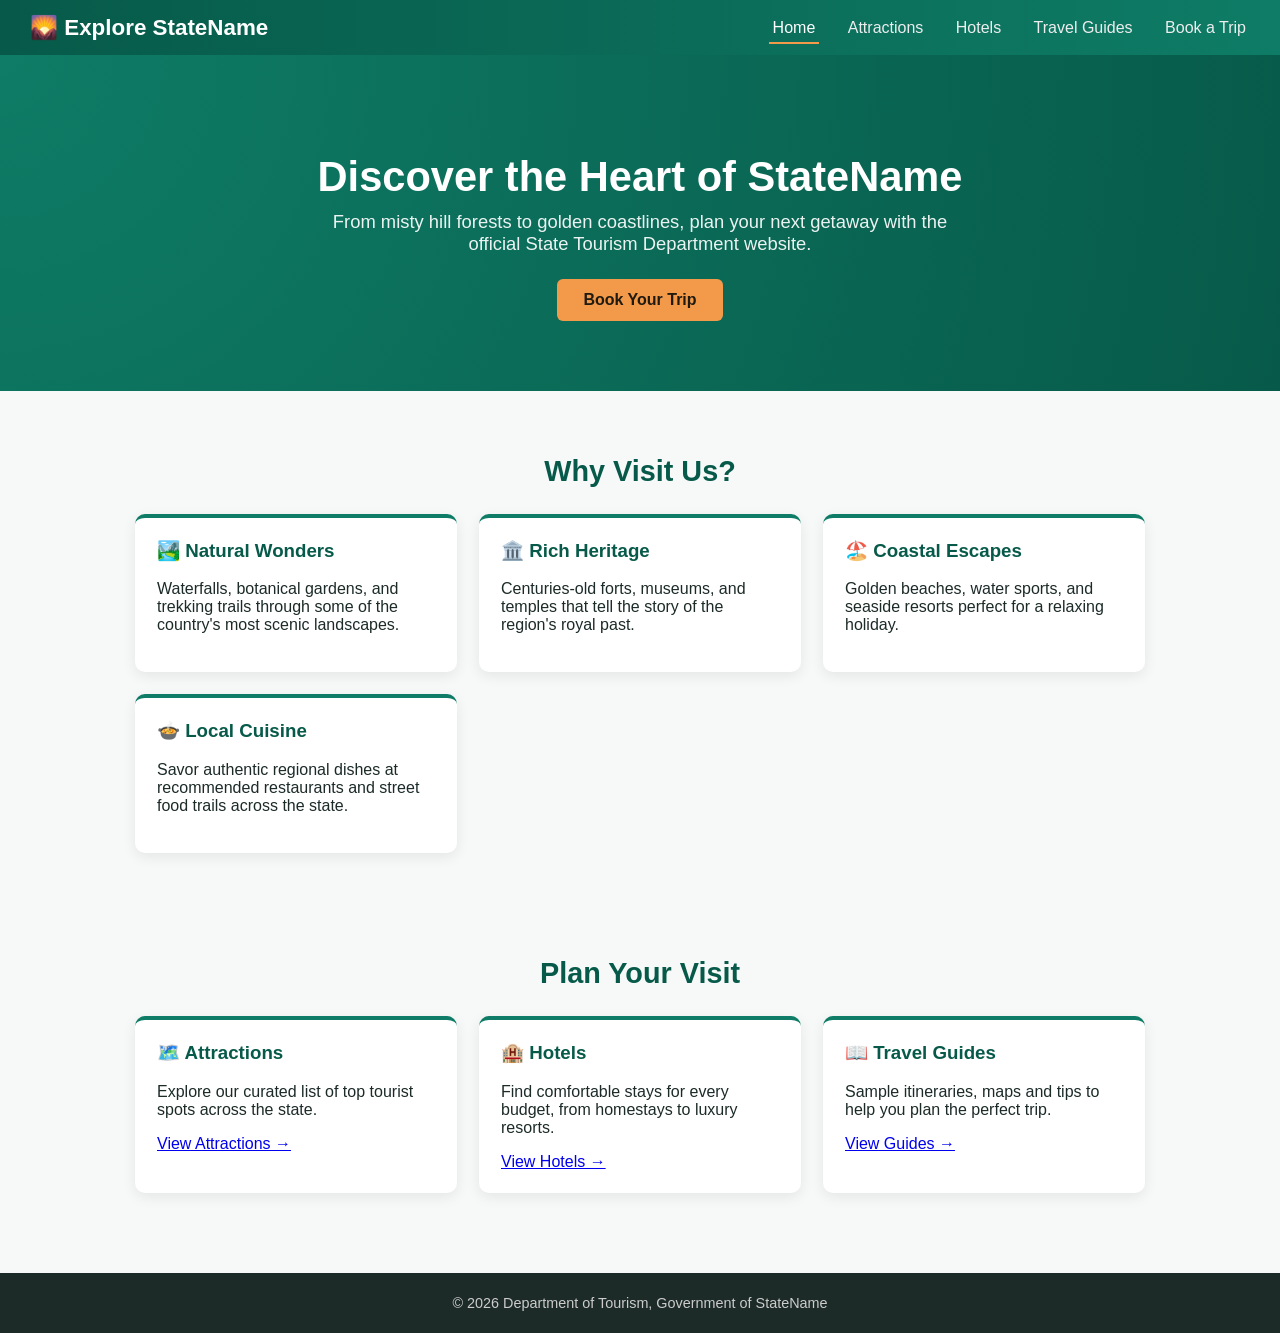
<file: src/main/resources/static/index.html>
<!DOCTYPE html>
<html lang="en">
<head>
  <meta charset="UTF-8">
  <meta name="viewport" content="width=device-width, initial-scale=1.0">
  <title>Explore StateName | Tourism Department</title>
  <link rel="stylesheet" href="css/style.css">
</head>
<body>

  <div class="navbar">
    <a class="brand" href="index.html">🌄 Explore StateName</a>
    <nav>
      <a href="index.html">Home</a>
      <a href="attractions.html">Attractions</a>
      <a href="hotels.html">Hotels</a>
      <a href="travel-guides.html">Travel Guides</a>
      <a href="booking.html">Book a Trip</a>
    </nav>
  </div>

  <div class="hero">
    <h1>Discover the Heart of StateName</h1>
    <p>From misty hill forests to golden coastlines, plan your next getaway with the official State Tourism Department website.</p>
    <a class="btn" href="booking.html">Book Your Trip</a>
  </div>

  <div class="container">
    <h2 class="section-title">Why Visit Us?</h2>
    <div class="card-grid">
      <div class="card">
        <h3>🏞️ Natural Wonders</h3>
        <p>Waterfalls, botanical gardens, and trekking trails through some of the country's most scenic landscapes.</p>
      </div>
      <div class="card">
        <h3>🏛️ Rich Heritage</h3>
        <p>Centuries-old forts, museums, and temples that tell the story of the region's royal past.</p>
      </div>
      <div class="card">
        <h3>🏖️ Coastal Escapes</h3>
        <p>Golden beaches, water sports, and seaside resorts perfect for a relaxing holiday.</p>
      </div>
      <div class="card">
        <h3>🍲 Local Cuisine</h3>
        <p>Savor authentic regional dishes at recommended restaurants and street food trails across the state.</p>
      </div>
    </div>
  </div>

  <div class="container">
    <h2 class="section-title">Plan Your Visit</h2>
    <div class="card-grid">
      <div class="card">
        <h3>🗺️ Attractions</h3>
        <p>Explore our curated list of top tourist spots across the state.</p>
        <a href="attractions.html">View Attractions →</a>
      </div>
      <div class="card">
        <h3>🏨 Hotels</h3>
        <p>Find comfortable stays for every budget, from homestays to luxury resorts.</p>
        <a href="hotels.html">View Hotels →</a>
      </div>
      <div class="card">
        <h3>📖 Travel Guides</h3>
        <p>Sample itineraries, maps and tips to help you plan the perfect trip.</p>
        <a href="travel-guides.html">View Guides →</a>
      </div>
    </div>
  </div>

  <footer>
    &copy; 2026 Department of Tourism, Government of StateName
  </footer>

  <script src="js/script.js"></script>
</body>
</html>
</file>
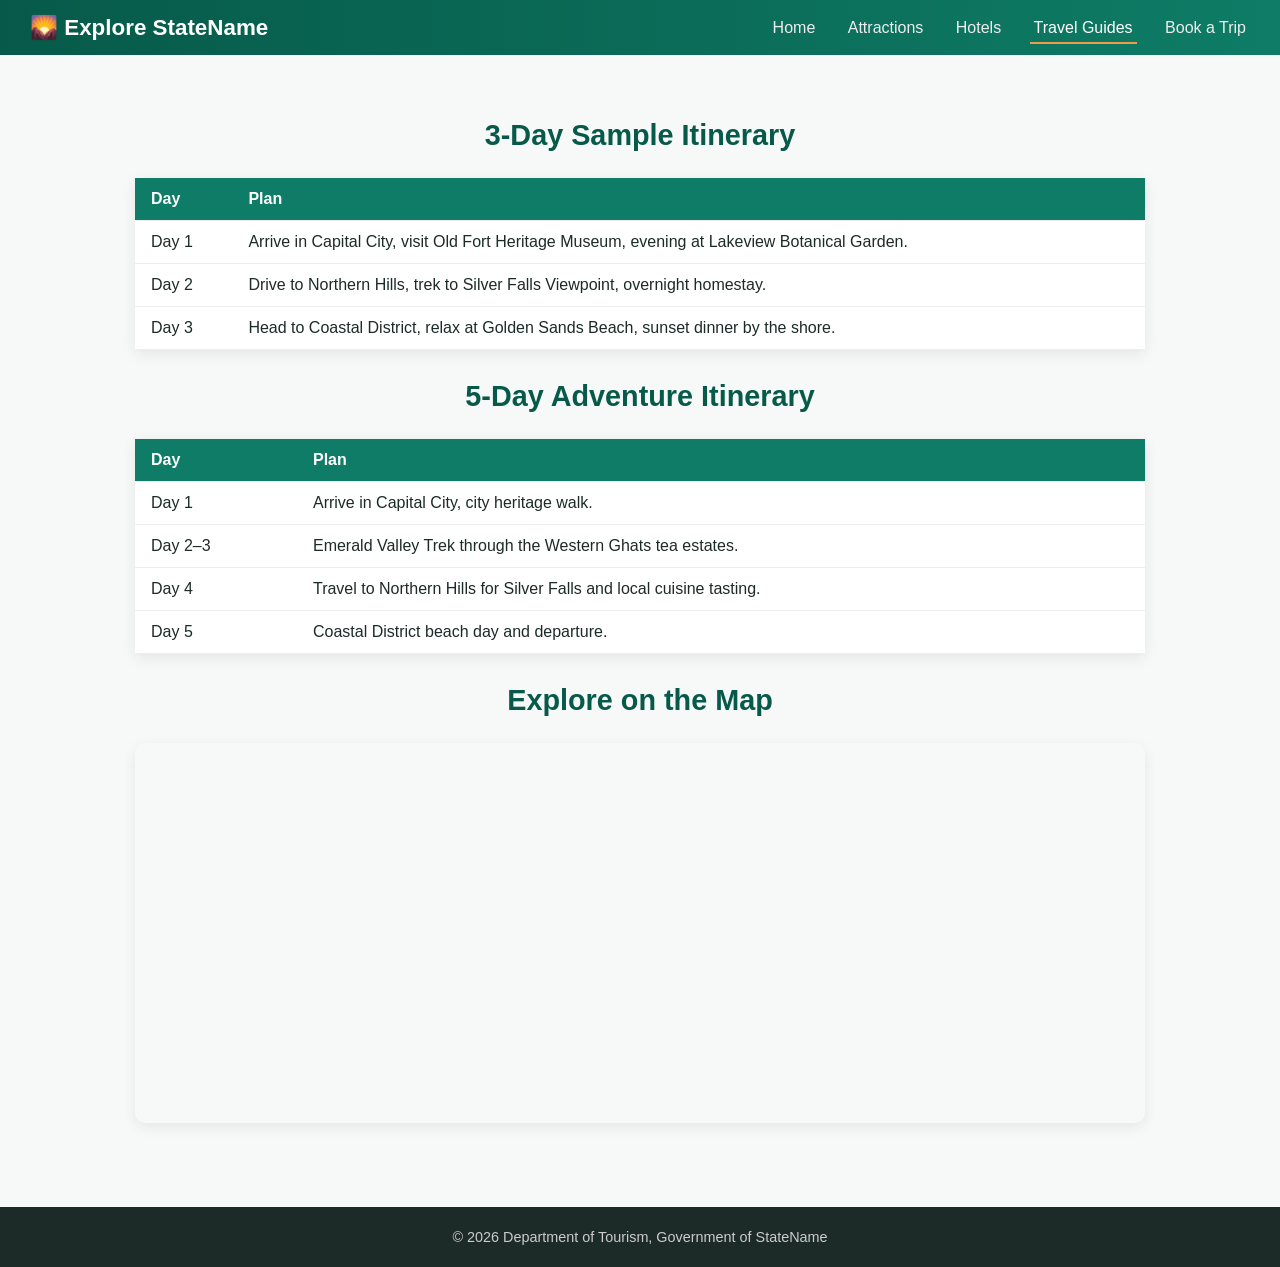
<file: src/main/resources/static/travel-guides.html>
<!DOCTYPE html>
<html lang="en">
<head>
  <meta charset="UTF-8">
  <meta name="viewport" content="width=device-width, initial-scale=1.0">
  <title>Travel Guides & Maps | Explore StateName</title>
  <link rel="stylesheet" href="css/style.css">
</head>
<body>

  <div class="navbar">
    <a class="brand" href="index.html">🌄 Explore StateName</a>
    <nav>
      <a href="index.html">Home</a>
      <a href="attractions.html">Attractions</a>
      <a href="hotels.html">Hotels</a>
      <a href="travel-guides.html">Travel Guides</a>
      <a href="booking.html">Book a Trip</a>
    </nav>
  </div>

  <div class="container">
    <h2 class="section-title">3-Day Sample Itinerary</h2>
    <table class="guide">
      <tr><th>Day</th><th>Plan</th></tr>
      <tr><td>Day 1</td><td>Arrive in Capital City, visit Old Fort Heritage Museum, evening at Lakeview Botanical Garden.</td></tr>
      <tr><td>Day 2</td><td>Drive to Northern Hills, trek to Silver Falls Viewpoint, overnight homestay.</td></tr>
      <tr><td>Day 3</td><td>Head to Coastal District, relax at Golden Sands Beach, sunset dinner by the shore.</td></tr>
    </table>

    <h2 class="section-title">5-Day Adventure Itinerary</h2>
    <table class="guide">
      <tr><th>Day</th><th>Plan</th></tr>
      <tr><td>Day 1</td><td>Arrive in Capital City, city heritage walk.</td></tr>
      <tr><td>Day 2–3</td><td>Emerald Valley Trek through the Western Ghats tea estates.</td></tr>
      <tr><td>Day 4</td><td>Travel to Northern Hills for Silver Falls and local cuisine tasting.</td></tr>
      <tr><td>Day 5</td><td>Coastal District beach day and departure.</td></tr>
    </table>

    <h2 class="section-title">Explore on the Map</h2>
    <iframe
      class="map-embed"
      loading="lazy"
      allowfullscreen
      referrerpolicy="no-referrer-when-downgrade"
      src="https://www.google.com/maps?q=tourist+attractions&output=embed">
    </iframe>
  </div>

  <footer>
    &copy; 2026 Department of Tourism, Government of StateName
  </footer>

  <script src="js/script.js"></script>
</body>
</html>
</file>
<file: src/main/resources/static/css/style.css>
:root {
  --primary: #0e7c66;
  --primary-dark: #075a49;
  --accent: #f2994a;
  --light: #f7f9f8;
  --dark: #1c2b28;
}

* { box-sizing: border-box; }

body {
  margin: 0;
  font-family: 'Segoe UI', Arial, sans-serif;
  background: var(--light);
  color: var(--dark);
}

.navbar {
  background: linear-gradient(90deg, var(--primary-dark), var(--primary));
  padding: 14px 30px;
  display: flex;
  align-items: center;
  justify-content: space-between;
  flex-wrap: wrap;
}

.navbar .brand {
  color: #fff;
  font-size: 1.4rem;
  font-weight: 700;
  text-decoration: none;
}

.navbar nav a {
  color: #eee;
  text-decoration: none;
  margin-left: 20px;
  font-weight: 500;
  padding: 6px 4px;
  border-bottom: 2px solid transparent;
  transition: border-color 0.2s;
}

.navbar nav a:hover,
.navbar nav a.active {
  border-color: var(--accent);
  color: #fff;
}

.hero {
  background: radial-gradient(circle at top left, var(--primary), var(--primary-dark));
  color: #fff;
  padding: 70px 30px;
  text-align: center;
}

.hero h1 {
  font-size: 2.6rem;
  margin-bottom: 10px;
}

.hero p {
  font-size: 1.15rem;
  max-width: 660px;
  margin: 0 auto 24px auto;
  opacity: 0.92;
}

.btn {
  display: inline-block;
  background: var(--accent);
  color: #201a10;
  font-weight: 700;
  padding: 12px 26px;
  border-radius: 6px;
  text-decoration: none;
  transition: transform 0.15s;
}
.btn:hover { transform: translateY(-2px); }

.container {
  max-width: 1050px;
  margin: 0 auto;
  padding: 40px 20px;
}

.section-title {
  font-size: 1.8rem;
  margin-bottom: 26px;
  text-align: center;
  color: var(--primary-dark);
}

.card-grid {
  display: grid;
  grid-template-columns: repeat(auto-fit, minmax(260px, 1fr));
  gap: 22px;
}

.card {
  background: #fff;
  border-radius: 10px;
  padding: 22px;
  box-shadow: 0 4px 14px rgba(0,0,0,0.08);
  border-top: 4px solid var(--primary);
}

.card h3 { margin-top: 0; color: var(--primary-dark); }

.badge {
  display: inline-block;
  background: var(--accent);
  color: #201a10;
  font-size: 0.75rem;
  font-weight: 700;
  padding: 2px 10px;
  border-radius: 12px;
  margin-bottom: 8px;
}

.hotel-price {
  font-weight: 700;
  color: var(--primary-dark);
  font-size: 1.1rem;
}

.stars {
  color: var(--accent);
  letter-spacing: 2px;
}

table.guide {
  width: 100%;
  border-collapse: collapse;
  background: #fff;
  box-shadow: 0 4px 14px rgba(0,0,0,0.08);
  margin-bottom: 30px;
}

table.guide th, table.guide td {
  padding: 12px 16px;
  border-bottom: 1px solid #eee;
  text-align: left;
}

table.guide th {
  background: var(--primary);
  color: #fff;
}

table.guide tr:hover { background: #eef8f5; }

.map-embed {
  width: 100%;
  height: 380px;
  border: 0;
  border-radius: 10px;
  box-shadow: 0 4px 14px rgba(0,0,0,0.08);
}

form.booking-form {
  background: #fff;
  padding: 26px;
  border-radius: 10px;
  box-shadow: 0 4px 14px rgba(0,0,0,0.08);
  max-width: 560px;
  margin: 0 auto;
}

form.booking-form label {
  display: block;
  margin-top: 14px;
  font-weight: 600;
  margin-bottom: 6px;
}

form.booking-form input,
form.booking-form select,
form.booking-form textarea {
  width: 100%;
  padding: 10px;
  border: 1px solid #ddd;
  border-radius: 6px;
  font-size: 1rem;
}

form.booking-form button {
  margin-top: 20px;
  width: 100%;
  background: var(--primary);
  color: #fff;
  border: none;
  padding: 12px;
  border-radius: 6px;
  font-size: 1rem;
  font-weight: 700;
  cursor: pointer;
}
form.booking-form button:hover { background: var(--primary-dark); }

#bookingSuccess {
  display: none;
  margin-top: 16px;
  background: #e7f9ee;
  color: #1a7f4e;
  padding: 12px;
  border-radius: 6px;
  font-weight: 600;
}

footer {
  background: var(--dark);
  color: #ccc;
  text-align: center;
  padding: 22px;
  margin-top: 40px;
  font-size: 0.9rem;
}
</file>
